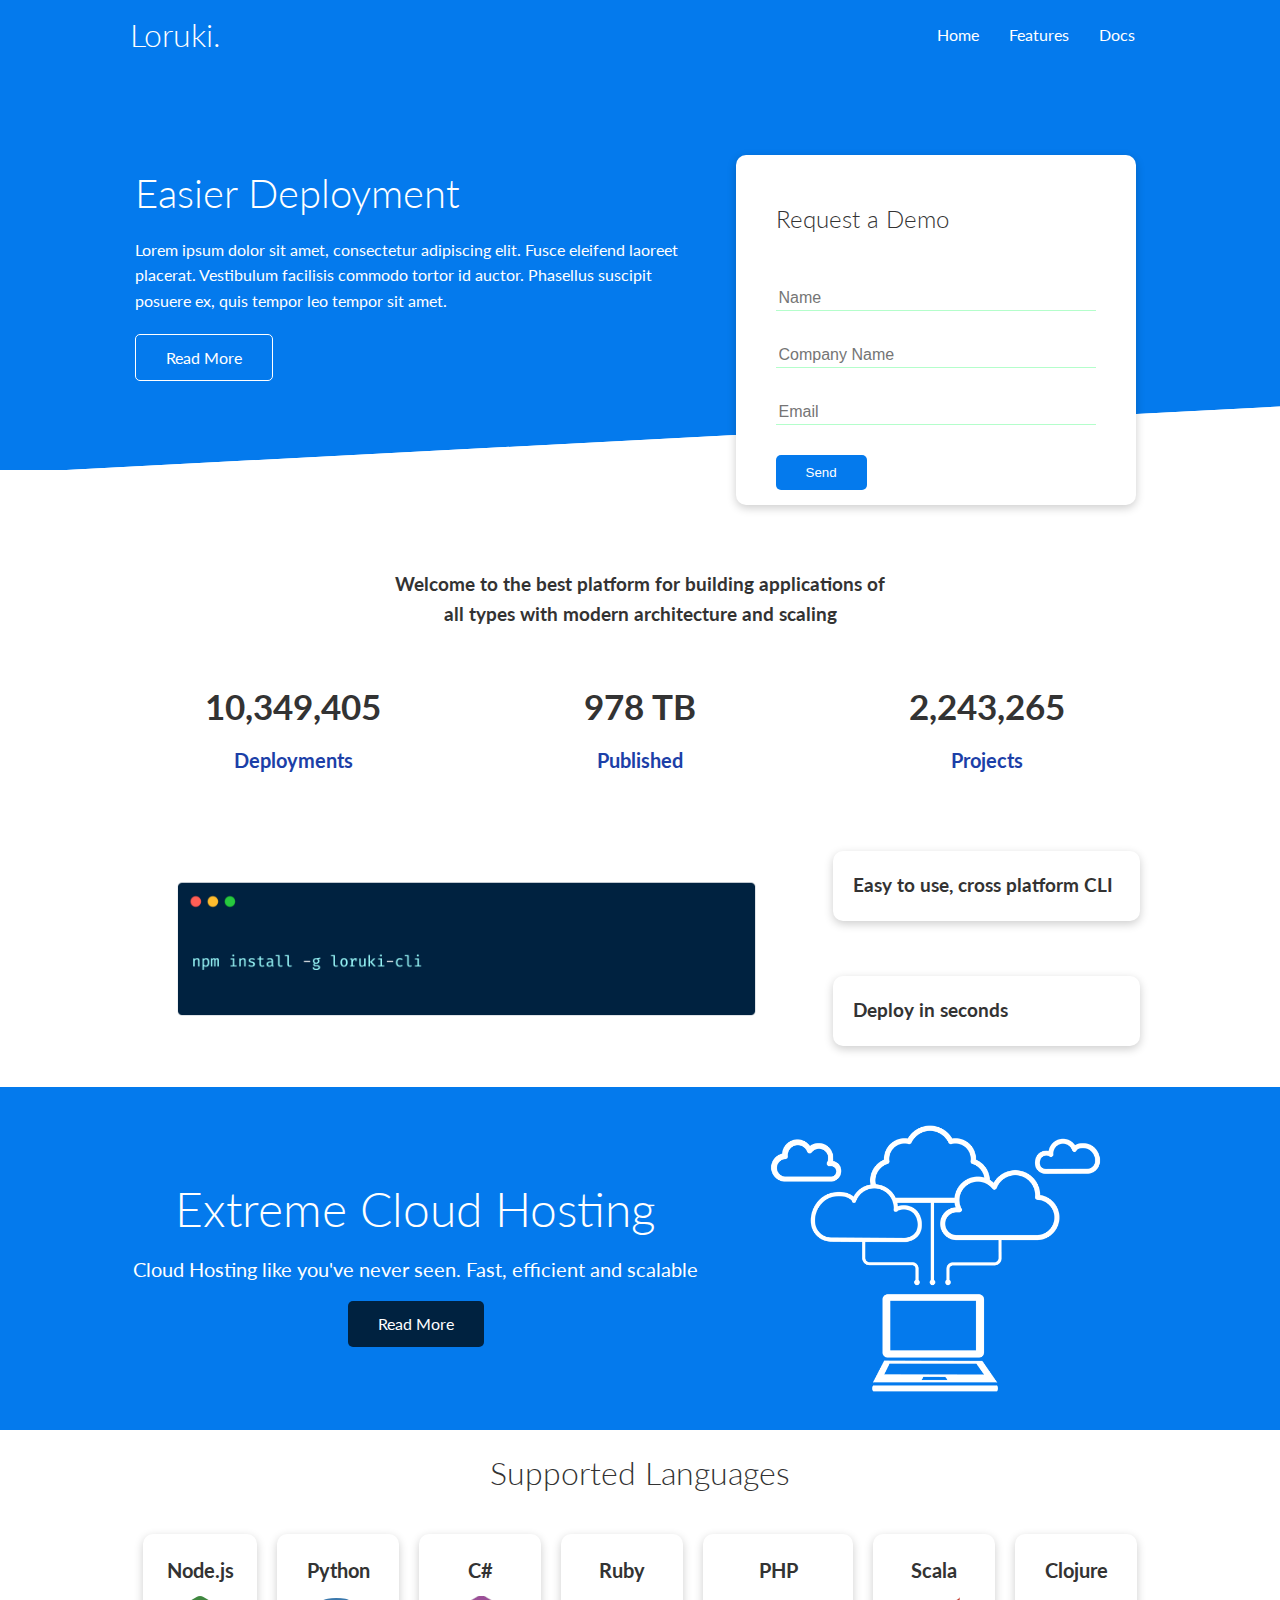
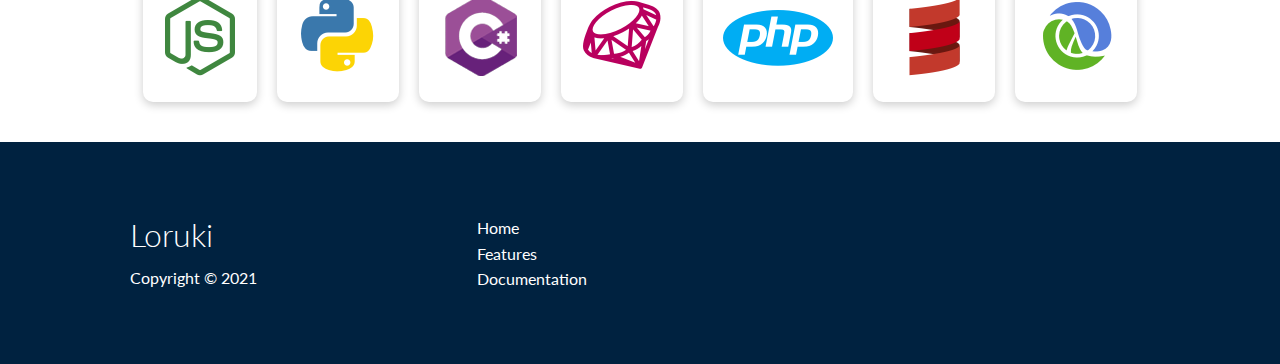
<file: index.html>
<!DOCTYPE html>
<html lang="en">
<head>
    <meta charset="UTF-8">
    <meta http-equiv="X-UA-Compatible" content="IE=edge">
    <meta name="viewport" content="width=device-width, initial-scale=1.0">
    <link rel="stylesheet" href="https://cdnjs.cloudflare.com/ajax/libs/font-awesome/5.15.2/css/all.min.css" integrity="sha512-HK5fgLBL+xu6dm/Ii3z4xhlSUyZgTT9tuc/hSrtw6uzJOvgRr2a9jyxxT1ely+B+xFAmJKVSTbpM/CuL7qxO8w==" crossorigin="anonymous" />
    <link rel="stylesheet" href="/styles/utilities.css">
    <link rel="stylesheet" href="/styles/style.css">
    <title>Loruki | Cloud Hosting for Everyone</title>
</head>
<body>
    <!-- Navbar -->
    <div class="navbar">
        <div class="container flex">
            <h1 class="logo">Loruki.</h1>
            <nav>
                <ul>
                    <li><a href="index.html">Home</a></li>
                    <li><a href="features.html">Features</a></li>
                    <li><a href="docs.html">Docs</a></li>
                </ul>
            </nav>
        </div>
    </div>

    <!-- Showcase -->
    <section class="showcase">
        <div class="container grid">
            <div class="showcase-text">
                <h1>Easier Deployment</h1>
                <p>Lorem ipsum dolor sit amet, consectetur adipiscing elit. Fusce eleifend laoreet placerat. Vestibulum facilisis commodo tortor
                    id auctor. Phasellus suscipit posuere ex, quis tempor leo tempor sit amet.
                </p>
                <a href="features.html" class="btn btn-outline">Read More</a>
            </div>

            <div class="showcase-form card">
                <h2>Request a Demo</h2>
                <form name="contact" method="POST" netlify-honeypot="bot-field" data-netlify="true">
                    <input type="hidden" name="form-name" value="contact">
                    <p class="hidden">
                        <label>Don’t fill this out if you’re human: <input name="bot-field" /></label>
                      </p>
                    <div class="form-control">
                        <input type="text" name="name" placeholder="Name" required>
                    </div>
                    <div class="form-control">
                        <input type="text" name="company" placeholder="Company Name" required>
                    </div>
                    <div class="form-control">
                        <input type="email" name="email" placeholder="Email" required>
                    </div>
                    <input type="submit" value="Send" class="btn btn-primary">
                </form>
            </div>
        </div>
    </section>

    <!-- Stats -->
    <section class="stats">
        <div class="container">
            <h3 class="stats-heading text-center my-1">
                Welcome to the best platform for building applications of all
                types with modern architecture and scaling
            </h3>

            <div class="grid grid-3 text-center my-4">
                <div>
                    <i class="fas fa-server fa-3x"></i>
                    <h3>10,349,405</h3>
                    <p class="text-secondary">Deployments</p>
                </div>
                <div>
                    <i class="fas fa-upload fa-3x"></i>
                    <h3>978 TB</h3>
                    <p class="text-secondary">Published</p>
                </div>
                <div>
                    <i class="fas fa-project-diagram fa-3x"></i>
                    <h3>2,243,265</h3>
                    <p class="text-secondary">Projects</p>
                </div>
            </div>
        </div>
    </section>

    <!-- CLI -->
    <section class="cli">
        <div class="container grid">
            <img src="images/cli.png" alt="">
            <div class="card">
                <h3>Easy to use, cross platform CLI</h3>
            </div>
            <div class="card">
                <h3>Deploy in seconds</h3>
            </div>
        </div>
    </section>

    <!-- Cloud -->
    <section class="cloud bg-primary my-2 py-2">
        <div class="container grid">
            <div class="text-center">
                <h2 class="lg">Extreme Cloud Hosting</h2>
                <p class="lead my-1">Cloud Hosting like you've never seen.
                    Fast, efficient and scalable
                </p>
                <a href="features.html" class="btn btn-dark">
                    Read More
                </a>
            </div>
            <img src="images/cloud.png" alt="Cloud">
        </div>
    </section>

    <!-- Languages -->
    <section class="languages">
        <h2 class="md text-center my-2">
            Supported Languages
        </h2>
        <div class="container flex">
            <div class="card">
                <h4>Node.js</h4>
                <img src="images/logos/node.png" alt="Node.js">
            </div>
            <div class="card">
                <h4>Python</h4>
                <img src="images/logos/python.png" alt="Python">
            </div>
            <div class="card">
                <h4>C#</h4>
                <img src="images/logos/csharp.png" alt="CSharp">
            </div>
            <div class="card">
                <h4>Ruby</h4>
                <img src="images/logos/ruby.png" alt="Ruby">
            </div>
            <div class="card">
                <h4>PHP</h4>
                <img src="images/logos/php.png" alt="PHP">
            </div>
            <div class="card">
                <h4>Scala</h4>
                <img src="images/logos/scala.png" alt="Scala">
            </div>
            <div class="card">
                <h4>Clojure</h4>
                <img src="images/logos/clojure.png" alt="Clojure">
            </div>
        </div>
    </section>

    <!-- Footer -->
    <footer class="footer bg-dark py-5">
        <div class="container grid grid-3">
            <div>
                <h1>Loruki</h1>
                <p>Copyright &copy; 2021</p>
            </div>
            <nav>
                <ul>
                    <li><a href="index.html">Home</a></li>
                    <li><a href="features.html">Features</a></li>
                    <li><a href="docs.html">Documentation</a></li>
                </ul>
            </nav>
            <div class="social">
                <a href="#"><i class="fab fa-github fa-2x"></i></a>
                <a href="#"><i class="fab fa-facebook fa-2x"></i></a>
                <a href="#"><i class="fab fa-instagram fa-2x"></i></a>
                <a href="#"><i class="fab fa-twitter fa-2x"></i></a>
            </div>
        </div>
    </footer>
</body>
</html>
</file>
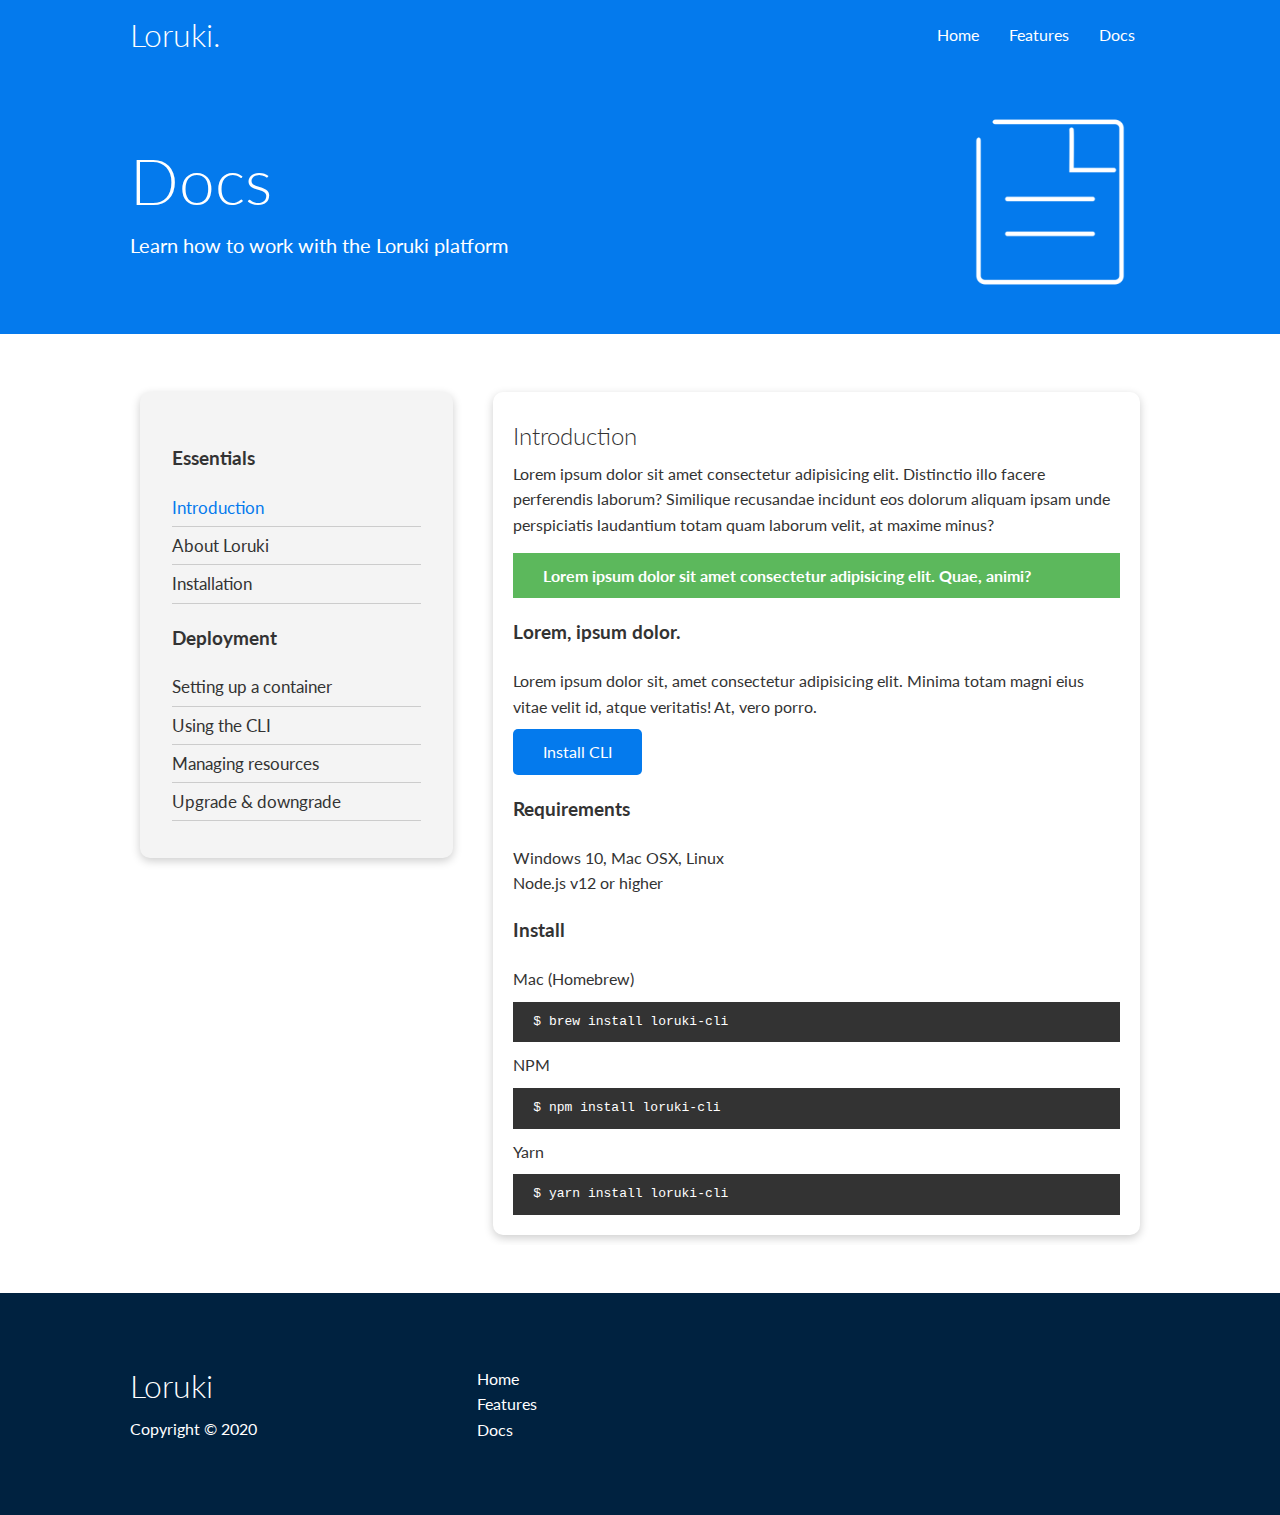
<file: docs.html>
<!DOCTYPE html>
<html lang="en">
<head>
    <meta charset="UTF-8">
    <meta name="viewport" content="width=device-width, initial-scale=1.0">
    <link rel="stylesheet" href="https://cdnjs.cloudflare.com/ajax/libs/font-awesome/5.15.1/css/all.min.css" integrity="sha512-+4zCK9k+qNFUR5X+cKL9EIR+ZOhtIloNl9GIKS57V1MyNsYpYcUrUeQc9vNfzsWfV28IaLL3i96P9sdNyeRssA==" crossorigin="anonymous" />
    <link rel="stylesheet" href="styles/utilities.css">
    <link rel="stylesheet" href="styles/style.css">
    <title>Loruki | Cloud Hosting For Everyone</title>
</head>
<body>
    <!-- Navbar -->
    <div class="navbar">
        <div class="container flex">
            <h1 class="logo">Loruki.</h1>
            <nav>
                <ul>
                    <li><a href="index.html">Home</a></li>
                    <li><a href="features.html">Features</a></li>
                    <li><a href="docs.html">Docs</a></li>
                </ul>
            </nav>
        </div>
    </div>

    <!-- Head -->
    <section class="docs-head bg-primary py-3">
        <div class="container grid">
            <div>
                <h1 class="xl">Docs</h1>
                <p class="lead">
                    Learn how to work with the Loruki platform
                </p>
            </div>
            <img src="images/docs.png" alt="">
        </div>
    </section>

    <!-- Docs main -->
    <section class="docs-main my-4">
        <div class="container grid">
            <div class="card bg-light p-3">
                <h3 class="my-2">Essentials</h3>
                <nav>
                    <ul>
                        <li><a class="text-primary" href="#">Introduction</a></li>
                        <li><a href="#">About Loruki</a></li>
                        <li><a href="#">Installation</a></li>
                    </ul>
                </nav>

                <h3 class="my-2">Deployment</h3>
                <nav>
                    <ul>
                        <li><a href="#">Setting up a container</a></li>
							<li><a href="#">Using the CLI</a></li>
							<li><a href="#">Managing resources</a></li>
							<li><a href="#">Upgrade & downgrade</a></li>
                    </ul>
                </nav>
            </div>
            <div class="card">
                <h2>Introduction</h2>
                <p>Lorem ipsum dolor sit amet consectetur adipisicing elit. Distinctio illo facere perferendis laborum? Similique recusandae incidunt eos dolorum aliquam ipsam unde perspiciatis laudantium totam quam laborum velit, at maxime minus?</p>

                <div class="alert alert-success">
                    <i class="fas fa-info"></i> Lorem ipsum dolor sit amet consectetur adipisicing elit. Quae, animi?
                </div>

                <h3>Lorem, ipsum dolor.</h3>
                <p>Lorem ipsum dolor sit, amet consectetur adipisicing elit. Minima totam magni eius vitae velit id, atque veritatis! At, vero porro.</p>
                <a href="#" class="btn btn-primary">Install CLI</a>

                <h3>Requirements</h3>
                <ul>
                    <li>Windows 10, Mac OSX, Linux</li>
                    <li>Node.js v12 or higher</li>
                </ul>

                <h3>Install</h3>
                <p>Mac (Homebrew)</p>
                <pre><code>$ brew install loruki-cli</code></pre>
                <p>NPM</p>
                <pre><code>$ npm install loruki-cli</code></pre>
                <p>Yarn</p>
                <pre><code>$ yarn install loruki-cli</code></pre>

            </div>
        </div>
    </section>
    
    <!-- Footer -->
    <footer class="footer bg-dark py-5">
        <div class="container grid grid-3">
            <div>
                <h1>Loruki
                </h1>
                <p>Copyright &copy; 2020</p>
            </div>
            <nav>
                <ul>
                    <li><a href="index.html">Home</a></li>
                    <li><a href="features.html">Features</a></li>
                    <li><a href="docs.html">Docs</a></li>
                </ul>
            </nav>
            <div class="social">
                <a href="#"><i class="fab fa-github fa-2x"></i></a>
                <a href="#"><i class="fab fa-facebook fa-2x"></i></a>
                <a href="#"><i class="fab fa-instagram fa-2x"></i></a>
                <a href="#"><i class="fab fa-twitter fa-2x"></i></a>
            </div>
        </div>
    </footer>
</body>
</html>
</file>
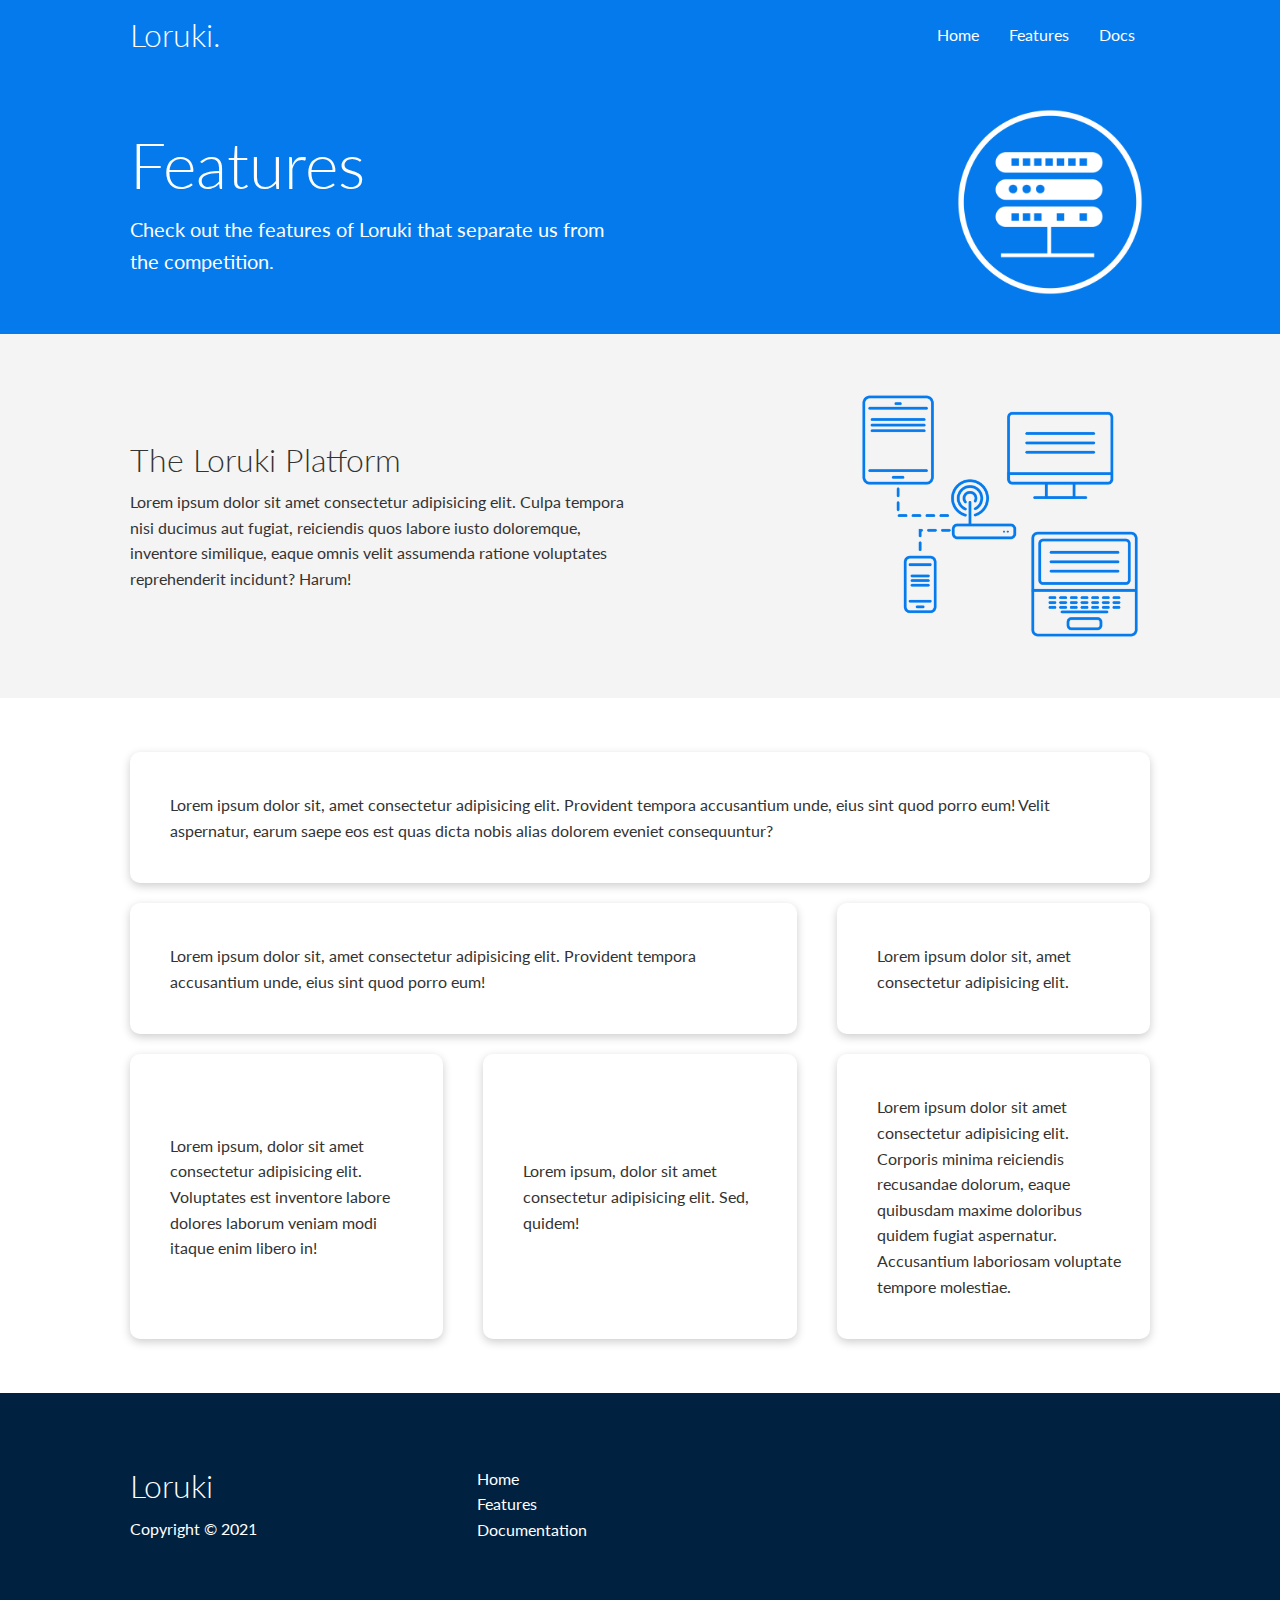
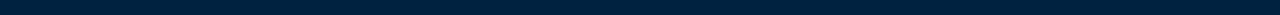
<file: features.html>
<!DOCTYPE html>
<html lang="en">
<head>
    <meta charset="UTF-8">
    <meta http-equiv="X-UA-Compatible" content="IE=edge">
    <meta name="viewport" content="width=device-width, initial-scale=1.0">
    <link rel="stylesheet" href="https://cdnjs.cloudflare.com/ajax/libs/font-awesome/5.15.2/css/all.min.css" integrity="sha512-HK5fgLBL+xu6dm/Ii3z4xhlSUyZgTT9tuc/hSrtw6uzJOvgRr2a9jyxxT1ely+B+xFAmJKVSTbpM/CuL7qxO8w==" crossorigin="anonymous" />
    <link rel="stylesheet" href="/styles/utilities.css">
    <link rel="stylesheet" href="/styles/style.css">
    <title>Loruki | Cloud Hosting for Everyone</title>
</head>
<body>
    <!-- Navbar -->
    <div class="navbar">
        <div class="container flex">
            <h1 class="logo">Loruki.</h1>
            <nav>
                <ul>
                    <li><a href="index.html">Home</a></li>
                    <li><a href="features.html">Features</a></li>
                    <li><a href="docs.html">Docs</a></li>
                </ul>
            </nav>
        </div>
    </div>

    <!-- Head -->
    <section class="features-head bg-primary py-3">
        <div class="container grid">
            <div>
                <h1 class="xl">Features</h1>
                <p class="lead">Check out the features of Loruki that separate us from the competition.</p>
            </div>
            <img src="images/server.png" alt="Server">
        </div>
    </section>

    <section class="features-sub-head bg-light py-3">
        <div class="container grid">
            <div>
                <h1 class="md">The Loruki Platform</h1>
                <p>Lorem ipsum dolor sit amet consectetur adipisicing elit. Culpa tempora nisi ducimus aut fugiat, 
                    reiciendis quos labore iusto doloremque, inventore similique, eaque omnis velit assumenda ratione voluptates reprehenderit incidunt? Harum!
                </p>
            </div>
            <img src="images/server2.png" alt="Server">
        </div>
    </section>

    <section class="features-main my-2">
        <div class="container grid grid-3">
            <div class="card flex">
                <i class="fas fa-server fa-3x"></i>
                <p>Lorem ipsum dolor sit, amet consectetur adipisicing elit. Provident tempora accusantium unde, eius sint 
                    quod porro eum! Velit aspernatur, earum saepe eos est quas dicta nobis 
                    alias dolorem eveniet consequuntur?
                </p>
            </div>
            <div class="card flex">
                <i class="fas fa-database fa-3x"></i>
                <p>Lorem ipsum dolor sit, amet consectetur adipisicing elit. Provident tempora accusantium unde, eius sint 
                    quod porro eum!
                </p>
            </div>
            <div class="card flex">
                <i class="fas fa-laptop-code fa-3x"></i>
                <p>Lorem ipsum dolor sit, amet consectetur adipisicing elit.
                </p>
            </div>
            <div class="card flex">
                <i class="fas fa-power-off fa-3x"></i>
                <p>Lorem ipsum, dolor sit amet consectetur adipisicing elit. Voluptates est inventore labore dolores laborum veniam modi itaque enim libero in!
                </p>
            </div>
            <div class="card flex">
                <i class="fas fa-network-wired fa-3x"></i>
                <p>Lorem ipsum, dolor sit amet consectetur adipisicing elit. Sed, quidem!
                </p>
            </div>
            <div class="card flex">
                <i class="fas fa-upload fa-3x"></i>
                <p>Lorem ipsum dolor sit amet consectetur adipisicing elit. Corporis minima reiciendis recusandae dolorum, 
                    eaque quibusdam maxime doloribus quidem fugiat aspernatur. Accusantium laboriosam voluptate tempore molestiae.
                </p>
            </div>
        </div>
    </section>

    <!-- Footer -->
    <footer class="footer bg-dark py-5">
        <div class="container grid grid-3">
            <div>
                <h1>Loruki</h1>
                <p>Copyright &copy; 2021</p>
            </div>
            <nav>
                <ul>
                    <li><a href="index.html">Home</a></li>
                    <li><a href="features.html">Features</a></li>
                    <li><a href="docs.html">Documentation</a></li>
                </ul>
            </nav>
            <div class="social">
                <a href="#"><i class="fab fa-github fa-2x"></i></a>
                <a href="#"><i class="fab fa-facebook fa-2x"></i></a>
                <a href="#"><i class="fab fa-instagram fa-2x"></i></a>
                <a href="#"><i class="fab fa-twitter fa-2x"></i></a>
            </div>
        </div>
    </footer>
</body>
</html>
</file>
<file: styles/utilities.css>
.container {
    max-width: 1100px;
    margin: 0 auto;
    overflow: auto;
    padding: 0 40px;
  }
  
  .card {
    background-color: #fff;
    color: #333;
    border-radius: 10px;
    box-shadow: 0 3px 10px rgba(0, 0, 0, 0.2);
    padding: 20px;
    margin: 10px;
  }
  
  .btn {
    display: inline-block;
    padding: 10px 30px;
    cursor: pointer;
    background: var(--primary-color);
    color: #fff;
    border: none;
    border-radius: 5px;
  }
  
  .btn-outline {
    background-color: transparent;
    border: 1px #fff solid;
  }
  
  .btn:hover {
    transform: scale(0.98);
  }
  
  /* Backgrounds & colored buttons */
  .bg-primary,
  .btn-primary {
    background-color: var(--primary-color);
    color: #fff;
  }
  
  .bg-secondary,
  .btn-secondary {
    background-color: var(--secondary-color);
    color: #fff;
  }
  
  .bg-dark,
  .btn-dark {
    background-color: var(--dark-color);
    color: #fff;
  }
  
  .bg-light,
  .btn-light {
    background-color: var(--light-color);
    color: #333;
  }
  
  .bg-primary a,
  .btn-primary a,
  .bg-secondary a,
  .btn-secondary a,
  .bg-dark a,
  .btn-dark a {
    color: #fff;
  }
  
  /* Text colors */
  .text-primary {
    color: var(--primary-color);
  }
  
  .text-secondary {
    color: var(--secondary-color);
  }
  
  .text-dark {
    color: var(--dark-color);
  }
  
  .text-light {
    color: var(--light-color);
  }
  
  /* Text sizes */
  .lead {
    font-size: 20px;
  }
  
  .sm {
    font-size: 1rem;
  }
  
  .md {
    font-size: 2rem;
  }
  
  .lg {
    font-size: 3rem;
  }
  
  .xl {
    font-size: 4rem;
  }
  
  .text-center {
    text-align: center;
  }
  
  /* Alert */
  .alert {
    background-color: var(--light-color);
    padding: 10px 20px;
    font-weight: bold;
    margin: 15px 0;
  }
  
  .alert i {
    margin-right: 10px;
  }
  
  .alert-success {
    background-color: var(--success-color);
    color: #fff;
  }
  
  .alert-error {
    background-color: var(--error-color);
    color: #fff;
  }
  
  .flex {
    display: flex;
    justify-content: center;
    align-items: center;
    height: 100%;
  }
  
  .grid {
    display: grid;
    grid-template-columns: repeat(2, 1fr);
    gap: 20px;
    justify-content: center;
    align-items: center;
    height: 100%;
  }
  
  .grid-3 {
    grid-template-columns: repeat(3, 1fr);
  }
  
  /* Margin */
  .my-1 {
    margin: 1rem 0;
  }
  
  .my-2 {
    margin: 1.5rem 0;
  }
  
  .my-3 {
    margin: 2rem 0;
  }
  
  .my-4 {
    margin: 3rem 0;
  }
  
  .my-5 {
    margin: 4rem 0;
  }
  
  .m-1 {
    margin: 1rem;
  }
  
  .m-2 {
    margin: 1.5rem;
  }
  
  .m-3 {
    margin: 2rem;
  }
  
  .m-4 {
    margin: 3rem;
  }
  
  .m-5 {
    margin: 4rem;
  }
  
  /* Padding */
  .py-1 {
    padding: 1rem 0;
  }
  
  .py-2 {
    padding: 1.5rem 0;
  }
  
  .py-3 {
    padding: 2rem 0;
  }
  
  .py-4 {
    padding: 3rem 0;
  }
  
  .py-5 {
    padding: 4rem 0;
  }
  
  .p-1 {
    padding: 1rem;
  }
  
  .p-2 {
    padding: 1.5rem;
  }
  
  .p-3 {
    padding: 2rem;
  }
  
  .p-4 {
    padding: 3rem;
  }
  
  .p-5 {
    padding: 4rem;
  }
</file>
<file: styles/style.css>
@import url('https://fonts.googleapis.com/css2?family=Lato:wght@300&display=swap');

/* CSS Props */
:root {
    --primary-color: #047aed;
    --secondary-color: #1c3fa8;
    --dark-color: #002240;
    --light-color: #f4f4f4;
    --success-color: #5cb85c;
    --error-color: #d9534f;
}

* {
    box-sizing: border-box;
    padding: 0;
    margin: 0;
}

body {
    font-family: 'Lato', sans-serif;
    color: #333;
    line-height: 1.6;
}

ul {
    list-style-type: none;
}

a {
    text-decoration: none;
    color: #333;
}

h1, h2 {
    font-weight: 300;
    line-height: 1.2;
    margin: 10px 0;
}

p {
    margin: 10px 0;
}

img {
    width: 100%;
}

code, pre {
    background: #333;
    color: #fff;
    padding: 10px;
}

.hidden {
    visibility: hidden;
    height: 0;
}

/* Navbar */
.navbar .flex {
    justify-content: space-between;
}

.navbar {
    background-color: var(--primary-color);
    color: #fff;
    height: 70px;
}

.navbar ul {
    display: flex;
}

.navbar a {
    color: #fff;
    padding: 10px;
    margin: 0 5px;
}

.navbar a:hover {
    border-bottom: 2px #fff solid;
}

/* Showcase */
.showcase {
    height: 400px;
    background-color: var(--primary-color);
    color: #fff;
    position: relative;
}

.showcase h1 {
    font-size: 40px;
}

.showcase p {
    margin: 20px 0;
}

.showcase .grid  {
    overflow: visible;
    grid-template-columns: 55% auto;
    gap: 30px;
}

.showcase-text {
    animation: slideInFromLeft 1s ease-in;
}

.showcase-form {
    position: relative;
    top: 60px;
    height: 350px;
    width: 400px;
    padding: 40px;
    z-index: 100;
    justify-self: flex-end;
    animation: slideInFromRight 1s ease-in;
}

.showcase-form .form-control {
    margin: 30px 0;
}

.showcase-form input[type='text'], 
.showcase-form input[type='email'] {
    border: 0;
    border-bottom: 1px solid #b4fecb;
    width: 100%;
    padding: 3px;
    font-size: 16px;
}

.showcase-form input:focus {
    outline: none;
}

.showcase::before, .showcase::after {
    content: '';
    position: absolute;
    height: 100px;
    bottom: -70px;
    right: 0;
    left: 0;
    background: #fff;
    transform: skewY(-3deg);
    -webkit-transform: skewY(-3deg);
    -moz-transform: skewY(-3deg);
}

/* Stats */
.stats {
    padding-top: 100px;
    animation: slideInFromBottom 1s ease-in;
}

.stats-heading {
    max-width: 500px;
    margin: auto;
}

.stats .grid h3 {
    font-size: 35px;
}

.stats .grid p {
    font-size: 20px;
    font-weight: bold;
}

/* CLI */
.cli .grid {
    grid-template-columns: repeat(3, 1fr);
    grid-template-rows: repeat(2, 1fr);
}

.cli .grid > *:first-child {
    grid-column: 1 / span 2;
    grid-row: 1 / span 2;
}

/* Cloud */
.cloud .grid {
    grid-template-columns: 4fr 3fr;

}

/* Languages */
.languages .flex {
    flex-wrap: wrap;
}
  
.languages .card {
    text-align: center;
    margin: 18px 10px 40px;
    transition: transform 0.2s ease-in;
}

.languages .card h4 {
    font-size: 20px;
    margin-bottom: 10px;
}
.languages .card:hover {
    transform: translateY(-15px);
}

/* Features */
.features-head img, .docs-head img{
    width: 200px;
    justify-self: flex-end;
}

/* Subhead */
.features-sub-head img {
    width: 300px;
    justify-self: self-end;
}

/* Features Main */
.features-main .card > i {
    margin-right: 20px;
}

.features-main .grid {
    padding: 30px;
}

.features-main .grid > *:first-child {
    grid-column: 1 / span 3;
}

.features-main .grid > *:nth-child(2) {
    grid-column: 1 / span 2;
}

/* Docs */
.docs-main h3 {
    margin: 20px 0;
}

.docs-main .grid {
    grid-template-columns: 1fr 2fr;
    align-items: flex-start;
}

.docs-main nav li {
    font-size: 17px;
    padding-bottom: 5px;
    margin-bottom: 5px;
    border-bottom: 1px solid #ccc;
}

.docs-main a:hover {
    font-weight: bold;
}

/* Footer */
.footer .social a {
    margin: 0 10px;
}

/* Animations */
/* KeyFrames */
@keyframes slideInFromLeft {
    0% {
        transform: translateX(-100%);
    }

    100% {
        transform: translateX(0);
    }
}

@keyframes slideInFromRight {
    0% {
        transform: translateX(100%);
    }

    100% {
        transform: translateX(0);
    }
}

@keyframes slideInFromTop {
    0% {
        transform: translateY(-100%);
    }

    100% {
        transform: translateX(0);
    }
}

@keyframes slideInFromBottom {
    0% {
        transform: translateY(100%);
    }

    100% {
        transform: translateX(0);
    }
}

/* Tablets and under */
@media(max-width: 768px) {
    .grid, .showcase .grid, .stats .grid, .cli .grid, .cloud .grid, .features-main .grid, .docs-main .grid {
        grid-template-columns: 1fr;
        grid-template-rows: 1fr;
    }

    .showcase {
        height: auto;
    }

    .showcase-text {
        text-align: center;
        margin-top: 40px;
        animation: slideInFromTop 1s ease-in;
    }

    .showcase-form {
        justify-self: center;
        margin: auto;
        animation: slideInFromBottom 1s ease-in;
    }

    .cli .grid > *:first-child {
        grid-column: 1;
        grid-row: 1;
    }

    .features-head, .features-sub-head,
    .docs-head {
        text-align: center;
    }

    .features-head img, .features-sub-head img,
    .docs-head img {
        justify-self: center;
    }

    .features-main .grid > *:first-child,
    .features-main .grid > *:nth-child(2) {
        grid-column: 1;
    }
}

/* Mobile */
@media(max-width: 500px) {
    .navbar {
        height: 110px;
    }

    .navbar .flex {
        flex-direction: column;
    }

    .navbar ul {
        padding: 10px;
        background-color: rgba(0, 0, 0, 0.1);
    }
}
</file>
